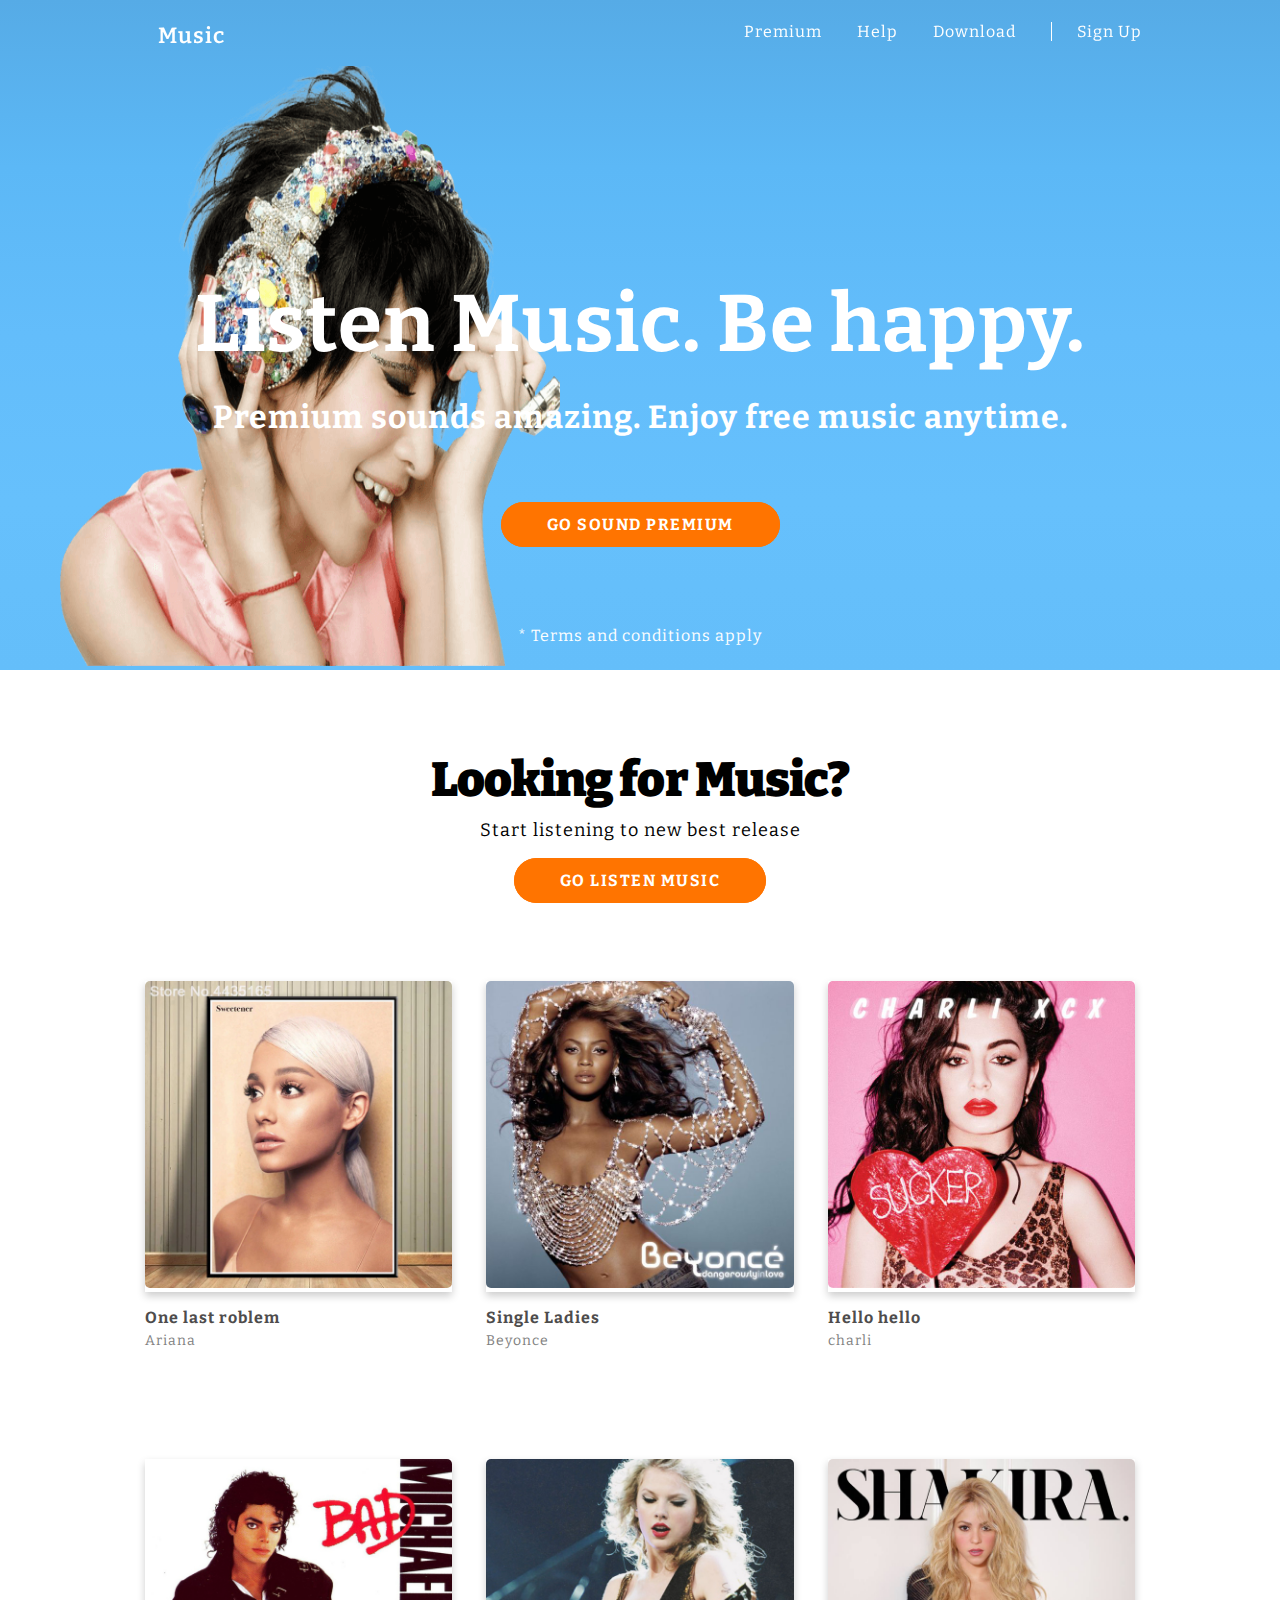
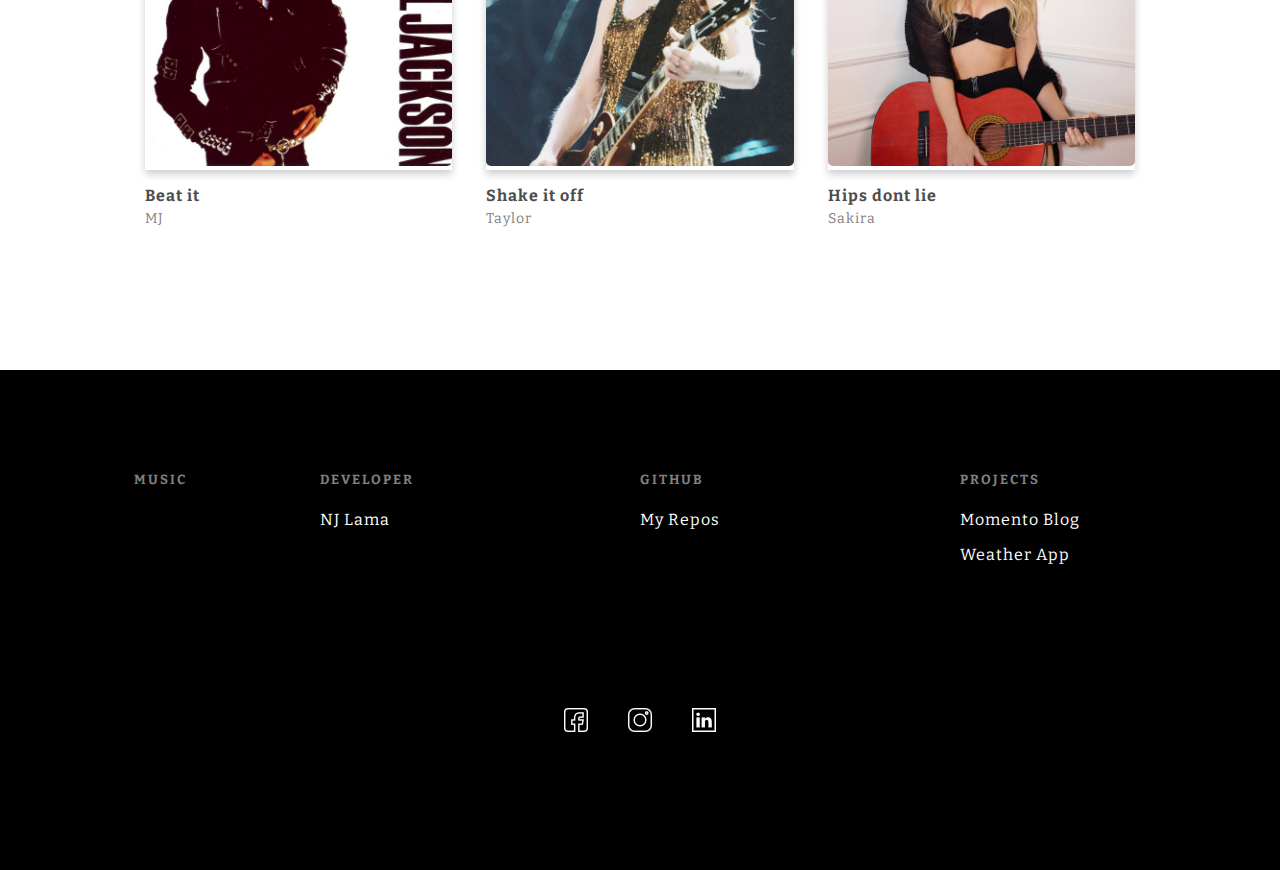
<file: htmls/index.html>
<!doctype html>
<html>
    <head>
        <!-- <link  rel="stylesheet" href=""> -->
        <link href="https://fonts.googleapis.com/css?family=Bitter" rel="stylesheet">
        <link rel="stylesheet" type="text/css" href="/css/index.css">
        <title>Music</title>
    </head>
    
    <body id="landingPageBody">
        <div id="root">
    

        </div>
        <script src="../js/index.js"> </script>
    </body>
</html>
</file>
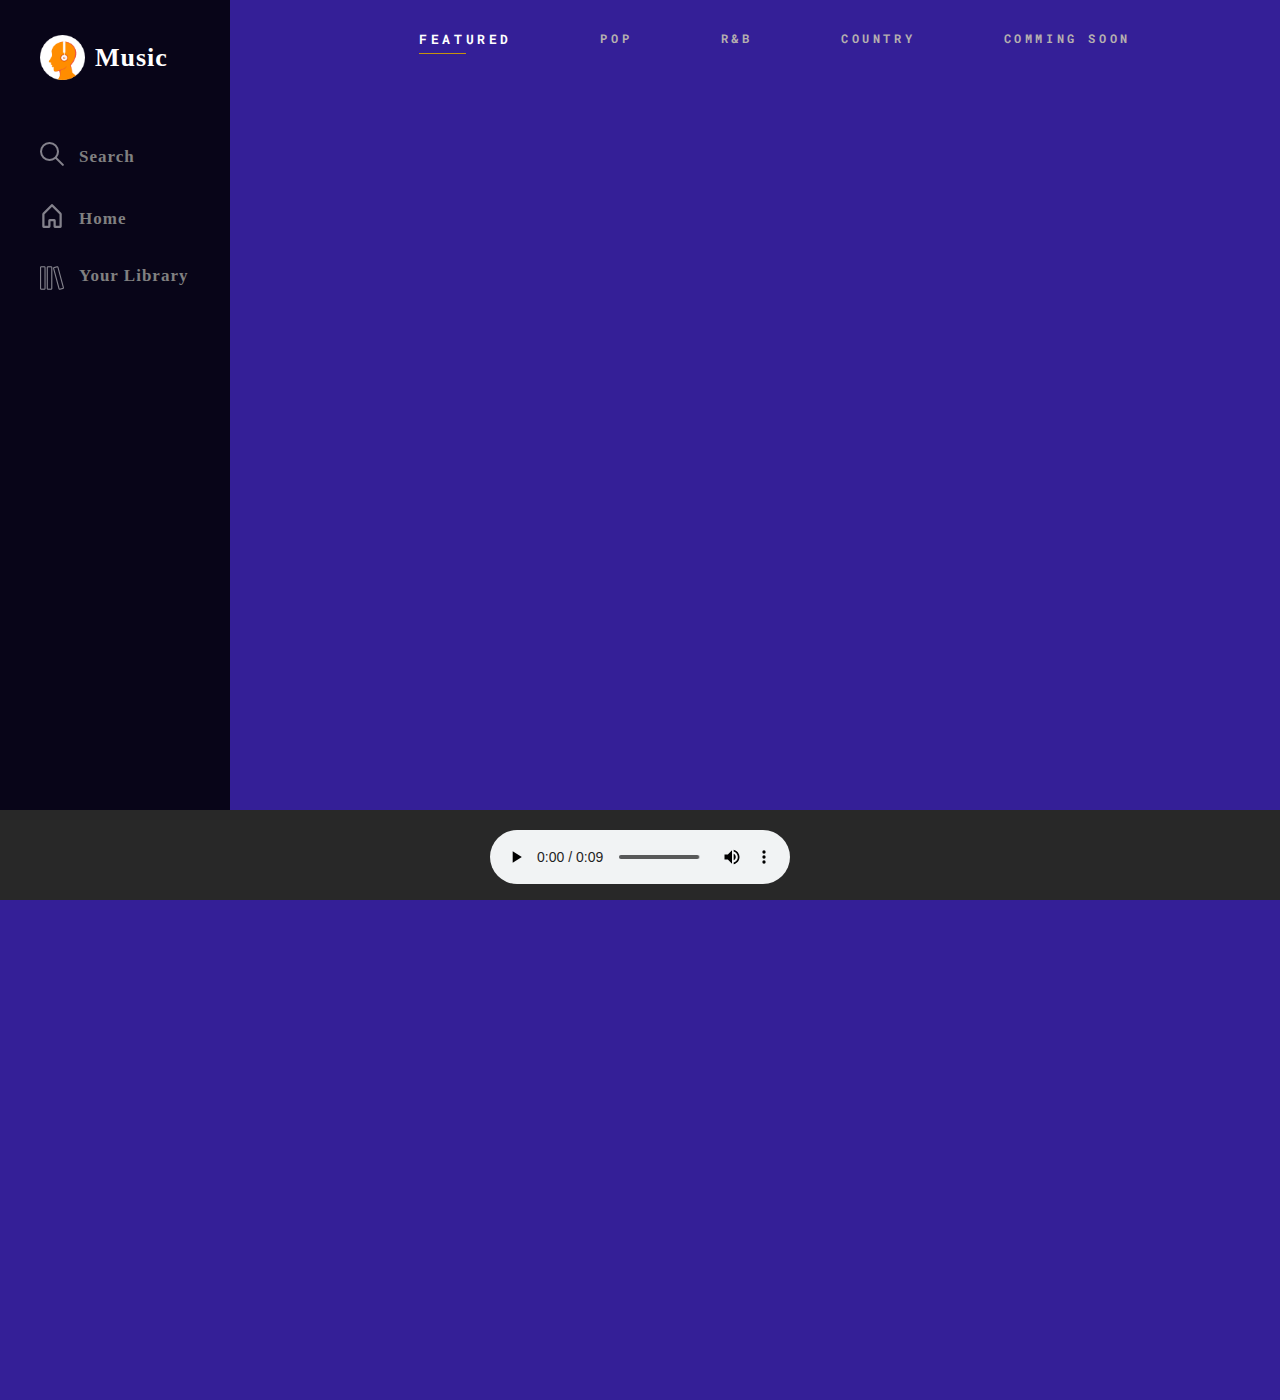
<file: htmls/allmusic.html>
<!doctype html>
<html>
    <head>
            <link href="https://fonts.googleapis.com/css?family=Roboto+Mono" rel="stylesheet">
        <link rel="stylesheet" href="../css/index.css">
        <title>All Music</title>
    </head>
    <body id="allMusicBody">
        <div id="rootAllMusic">
            <div id="main-view">
                <nav id="sideNav">
                     <!-- Side bar items goes here -->
                </nav>
                <section id="songContainer">
                    <div class="navBar-mainView">
                        <!-- genre list goes here  -->
                    </div>
                </section>
            </div>
            
            <footer id="footerAllMusic">
                <div class="player">
                    <audio controls>
                        <source src="../Audio/beat.mp3" type="audio/mp3">
                    </audio>
                </div>
            </footer>
        </div>
        <script src="../js/allmusic.js"></script>
    </body>
</html>
</file>
<file: css/index.css>
* {
  box-sizing: border-box;
}

#allMusicBody {
  position: relative;
}

#sideNav {
  width: 230px;
  background-color: #080518;
  height: 100vh;
  position: fixed;
  z-index: 1;
  padding-bottom: 90px;
}
#sideNav .sideNavInnerDiv {
  width: 100%;
  height: 100%;
  padding: 20px;
  padding-left: 40px;
  display: flex;
  flex-direction: column;
}
#sideNav .sideNavInnerDiv .appNameDiv {
  display: flex;
  flex: 0.5;
  justify-content: flex-start;
  min-height: 100px;
  color: white;
}
#sideNav .sideNavInnerDiv .appNameDiv h3 {
  line-height: 45px;
  margin: 15px 0;
  font-size: 26px;
}
#sideNav .sideNavInnerDiv .appNameDiv img {
  margin-top: 15px;
  height: 45px;
  flex-basis: 25%;
  padding-right: 10px;
}
#sideNav .sideNavInnerDiv ul {
  flex: 3;
  padding-left: 0;
  font-size: 17px;
  min-height: 300px;
}
#sideNav .sideNavInnerDiv ul li {
  padding-bottom: 20px;
  list-style-type: none;
  display: flex;
}
#sideNav .sideNavInnerDiv ul li .navLogo {
  height: 24px;
  padding-right: 15px;
  opacity: 0.5;
  color: gray;
}
#sideNav .sideNavInnerDiv ul li p {
  margin-top: 5px;
}
#sideNav .sideNavInnerDiv ul li a {
  color: gray;
  font-weight: bolder;
}

#songContainer {
  position: relative;
  height: 1400px;
  width: 100%;
  padding-left: 230px;
  background-color: #341f97;
}

.active, .navBar-mainView .genre a:hover {
  padding-bottom: 5px;
  border-bottom: 1.5px solid #c7920d;
  border-image: linear-gradient(to right, #c7920d 50%, rgba(163, 13, 13, 0) 50%);
  /* to top - at 50% transparent */
  border-image-slice: 1;
  color: white;
  font-size: 13px;
}

.navBar-mainView {
  width: 80%;
  margin: auto;
}
.navBar-mainView .genre {
  padding-top: 30px;
  padding-bottom: 20px;
  height: 80px;
  margin: 0;
  list-style-type: none;
  display: flex;
  justify-content: space-around;
  color: #b4afaf;
  text-transform: uppercase;
  font-weight: 700;
  letter-spacing: 0.3em;
  font-size: 12px;
  font-family: "Roboto Mono", monospace;
}
#footerAllMusic {
  width: 100%;
  height: 90px;
  position: fixed;
  bottom: 0;
  z-index: 2;
  background: #282828;
  text-align: center;
}
#footerAllMusic .player {
  padding-top: 20px;
}

body {
  margin: 0px;
  letter-spacing: 1px;
  min-height: 725px;
  min-width: 1000px;
  font-family: "Bitter", serif;
  position: relative;
}

#landingPageBody {
  padding-bottom: 550px;
}

#root {
  height: 100%;
}

header {
  background: transparent;
  z-index: 1;
  width: 100%;
  height: 10vh;
  position: fixed;
  top: 0;
  left: 0;
  right: 0;
}
header #headerInnerDiv {
  width: 80%;
  margin: auto;
  display: flex;
}
header #headerInnerDiv #navLeft {
  width: 50%;
  font-weight: 600;
  font-size: 22px;
  padding-left: 30px;
}
header #headerInnerDiv #navRight {
  width: 50%;
}
header #headerInnerDiv #navRight ul {
  display: flex;
  justify-content: flex-end;
  list-style-type: none;
  margin-top: 22px;
  margin-bottom: 22px;
  padding-left: 0;
}
header #headerInnerDiv #navRight ul li {
  margin-right: 10px;
  padding-right: 25px;
}
header #headerInnerDiv #navRight ul li a {
  color: white;
}
header #headerInnerDiv #navRight ul li:last-child {
  padding-right: 0;
  padding-left: 25px;
  border-left: 1px solid white;
}

a {
  text-decoration: none;
}

.innerContainer .imageDiv {
  position: absolute;
  bottom: 0px;
  left: 0px;
}
.innerContainer .imageDiv .jumbotronImage {
  width: 500px;
  height: 600px;
  margin-left: 60px;
  margin-top: 50px;
}

.mainContainer {
  height: 670px;
  width: 100%;
  color: white;
  background: linear-gradient(to bottom, #56abe6 0%, #5cb8f6 25%, #63bdfb 50%, #66c0fc 75%, #64befa 100%);
  position: relative;
}
.mainContainer .termsDiv {
  width: 100%;
  position: absolute;
  bottom: 0;
  text-align: center;
  padding-bottom: 25px;
}
.mainContainer .mainTextContainer {
  height: 70%;
  width: 70%;
  margin: 5%;
  position: absolute;
  left: 10%;
  right: 10%;
  bottom: 0px;
  display: flex;
  flex-direction: column;
}
.mainContainer .mainTextContainer .upperTextContainer {
  flex: 1;
  position: relative;
}
.mainContainer .mainTextContainer .upperTextContainer h1 {
  font-size: 80px;
  width: 100%;
  text-align: center;
  position: absolute;
  bottom: 0;
  margin-bottom: 0;
}
.mainContainer .mainTextContainer .lowerTextContainer {
  flex: 1;
  text-align: center;
}
.mainContainer .mainTextContainer .lowerTextContainer .lowerText {
  height: 50%;
}
.mainContainer .mainTextContainer .lowerTextContainer h2 {
  font-size: 32px;
  margin-bottom: 30px;
}
.mainContainer .mainTextContainer .lowerTextContainer a {
  text-transform: uppercase;
  letter-spacing: 1.5px;
  text-decoration: none;
  border: 1px solid #ff7400;
  padding: 12px 45px;
  background-color: #ff7400;
  color: white;
  border-radius: 30px;
  font-weight: bold;
}

#landingPageSection {
  height: 1250px;
}
#landingPageSection .startListeningDiv {
  text-align: center;
  padding: 50px 0;
  height: 275px;
}
#landingPageSection .startListeningDiv h1 {
  margin-bottom: 0;
  font-weight: bolder;
  font-size: 48px;
  font-weight: 900;
  letter-spacing: -0.02em;
  line-height: 1.2;
}
#landingPageSection .startListeningDiv p {
  margin-bottom: 30px;
  margin-top: 9px;
  font-size: 18px;
  font-weight: 400;
}
#landingPageSection .startListeningDiv a {
  text-transform: uppercase;
  letter-spacing: 1.5px;
  text-decoration: none;
  border: 1px solid #ff7400;
  padding: 12px 45px;
  background-color: #ff7400;
  color: white;
  border-radius: 30px;
  font-weight: bold;
}
#landingPageSection .albumDiv {
  height: 975px;
  width: 80%;
  margin: 0 auto;
  margin-bottom: 100px;
}
#landingPageSection .albumDiv ul {
  display: flex;
  height: 100%;
  justify-content: space-around;
  list-style-type: none;
  flex-wrap: wrap;
  padding-left: 0;
  padding-top: 20px;
}
#landingPageSection .albumDiv ul li {
  flex-basis: 30%;
  margin-bottom: 25px;
}
#landingPageSection .albumDiv img {
  width: 100%;
  height: 100%;
  border-radius: 5px;
}

li figure {
  margin: 0;
  box-shadow: 0 4px 8px 0 rgba(0, 0, 0, 0.2);
  transition: 0.3s;
}
li figure:hover {
  box-shadow: 0px 16px 16px 0px rgba(0, 0, 0, 0.4);
  cursor: pointer;
}
li figcaption p:first-child {
  margin-bottom: 5px;
  font-weight: bolder;
  color: #4e4c4c;
}
li figcaption p:last-child {
  margin-top: 0;
  color: gray;
  font-size: 14px;
}

#landingPageFooter {
  width: 100%;
  height: 500px;
  position: absolute;
  bottom: 0px;
  left: 0px;
  right: 0px;
  padding-top: 80px;
  padding-bottom: 80px;
  color: white;
  background: black;
}
#landingPageFooter .aboutMainDiv {
  height: 70%;
  display: flex;
  justify-content: space-around;
}
#landingPageFooter .aboutMainDiv div {
  flex: 1;
}
#landingPageFooter .aboutMainDiv div:first-child {
  text-align: center;
}
#landingPageFooter .footerIcons {
  height: 30%;
  text-align: center;
}
#landingPageFooter .footerIcons img {
  padding: 20px;
}
#landingPageFooter h5 {
  text-transform: uppercase;
  letter-spacing: 2px;
  color: gray;
}

/*# sourceMappingURL=index.css.map */
</file>
